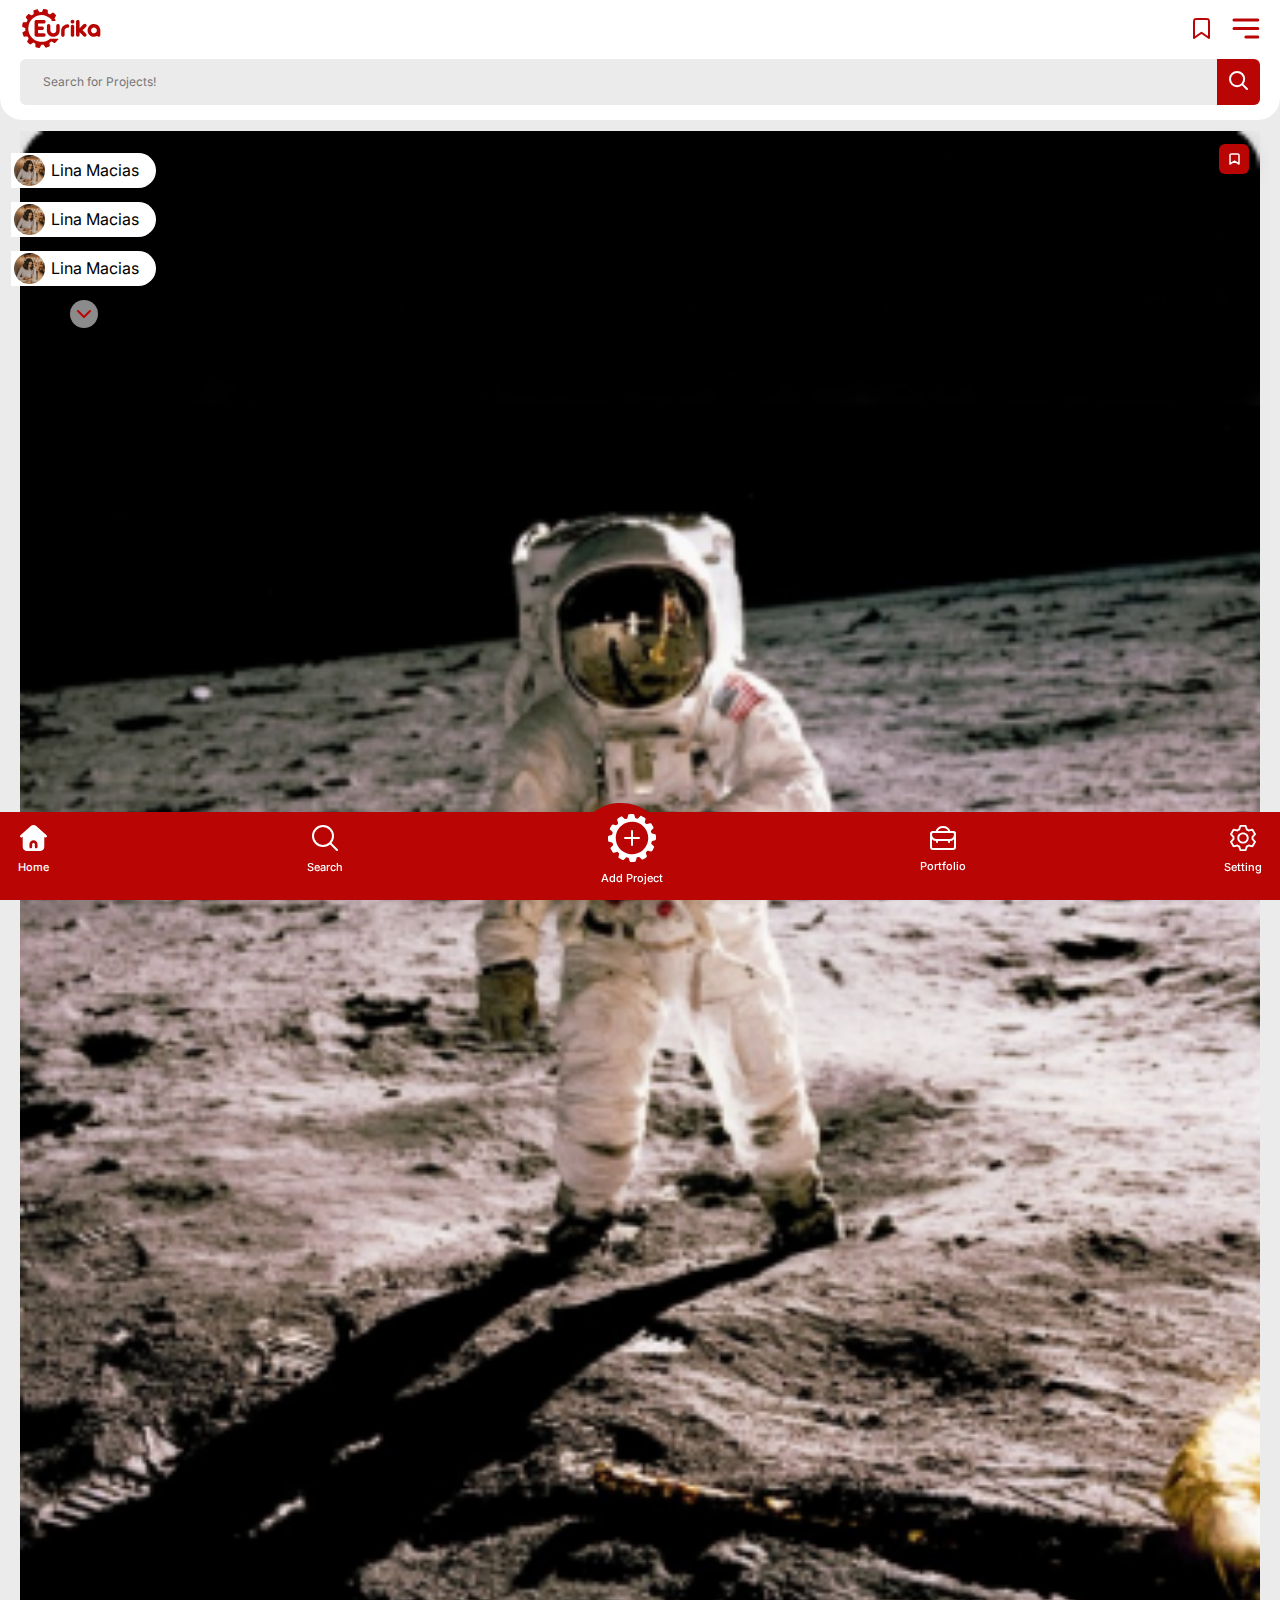
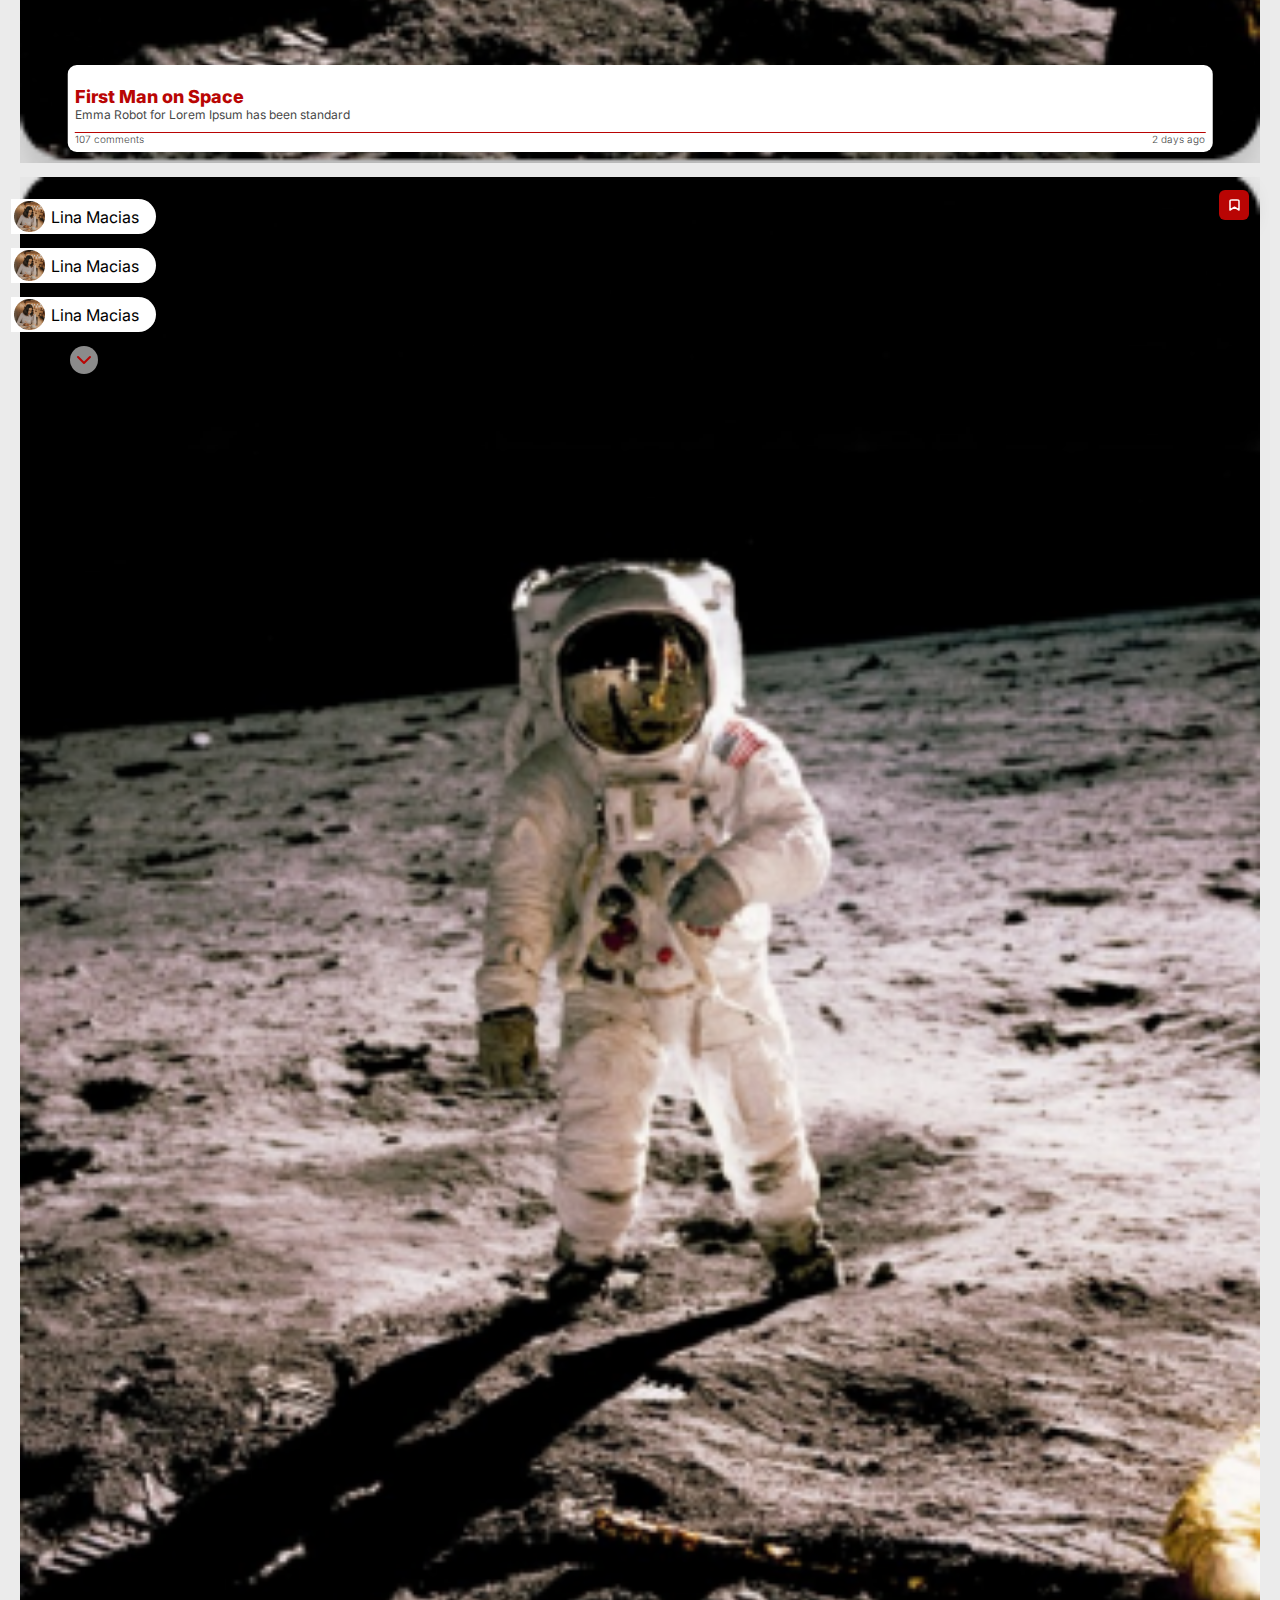
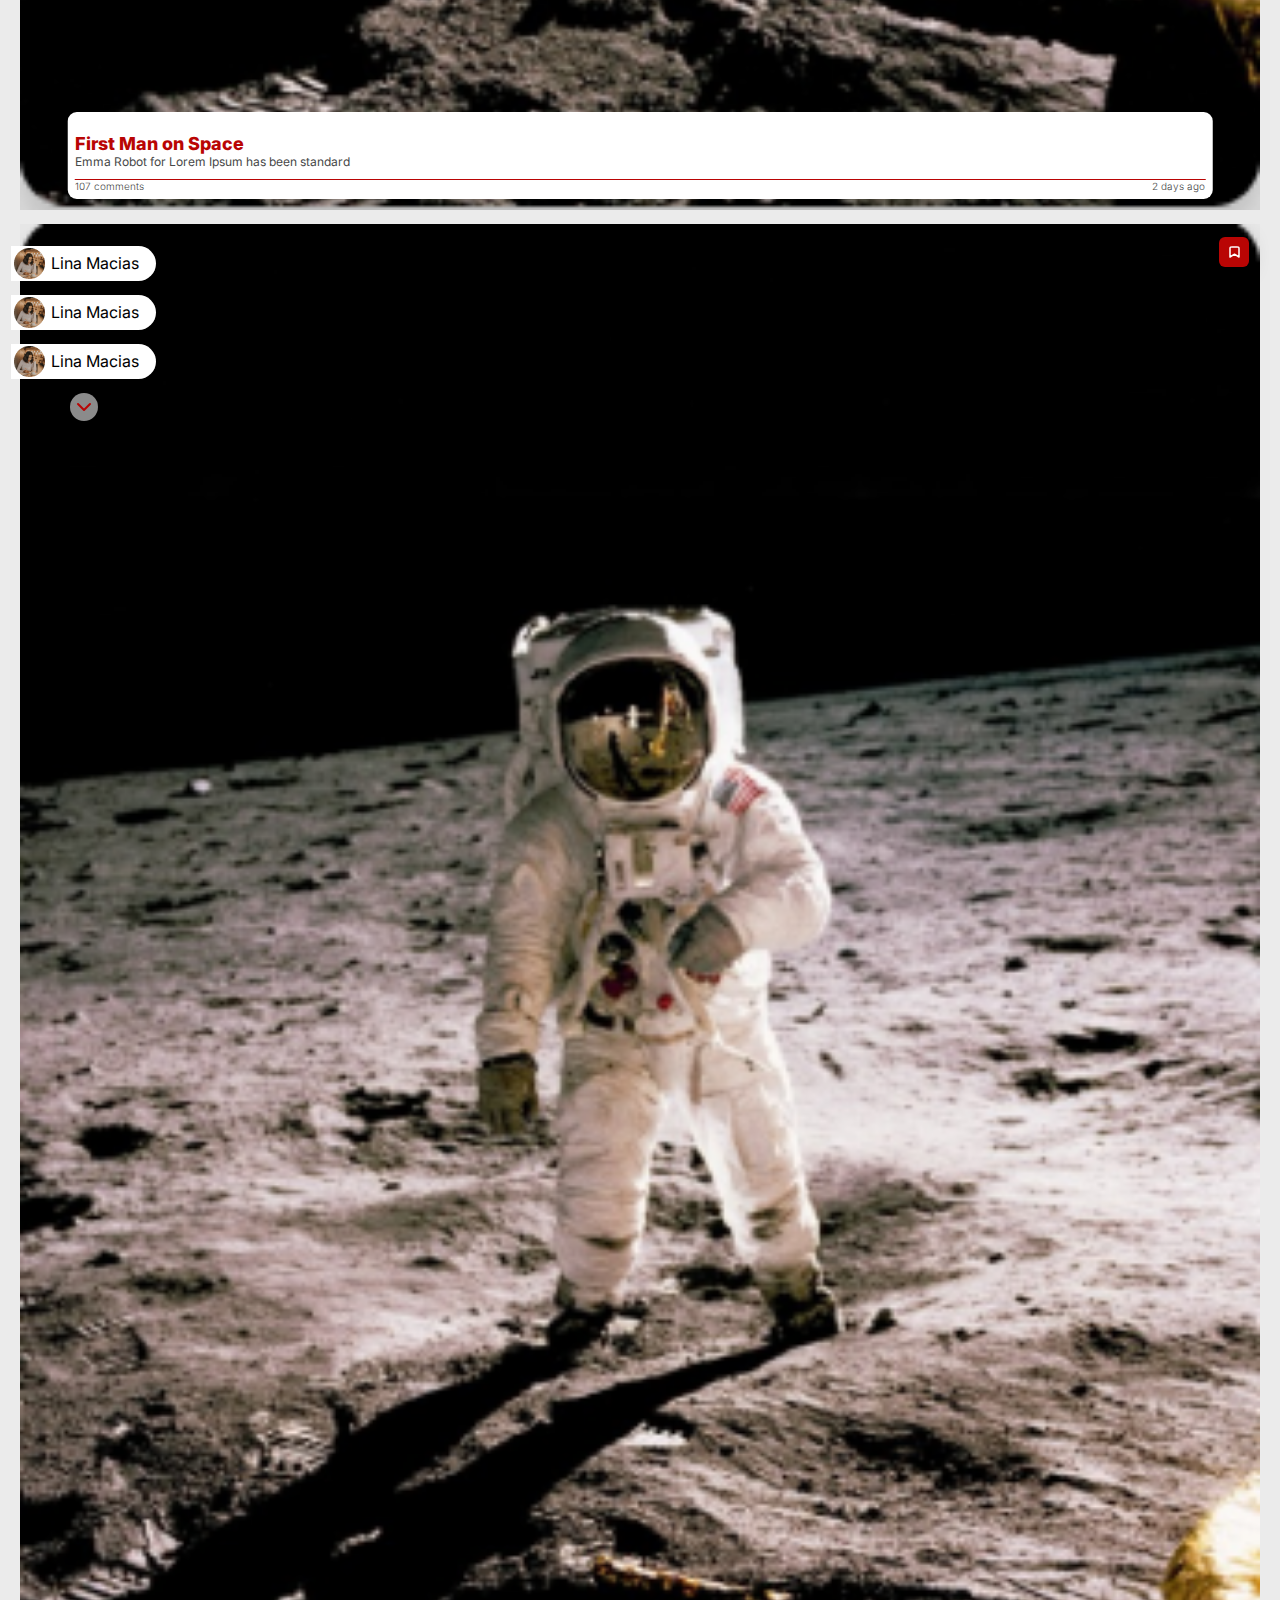
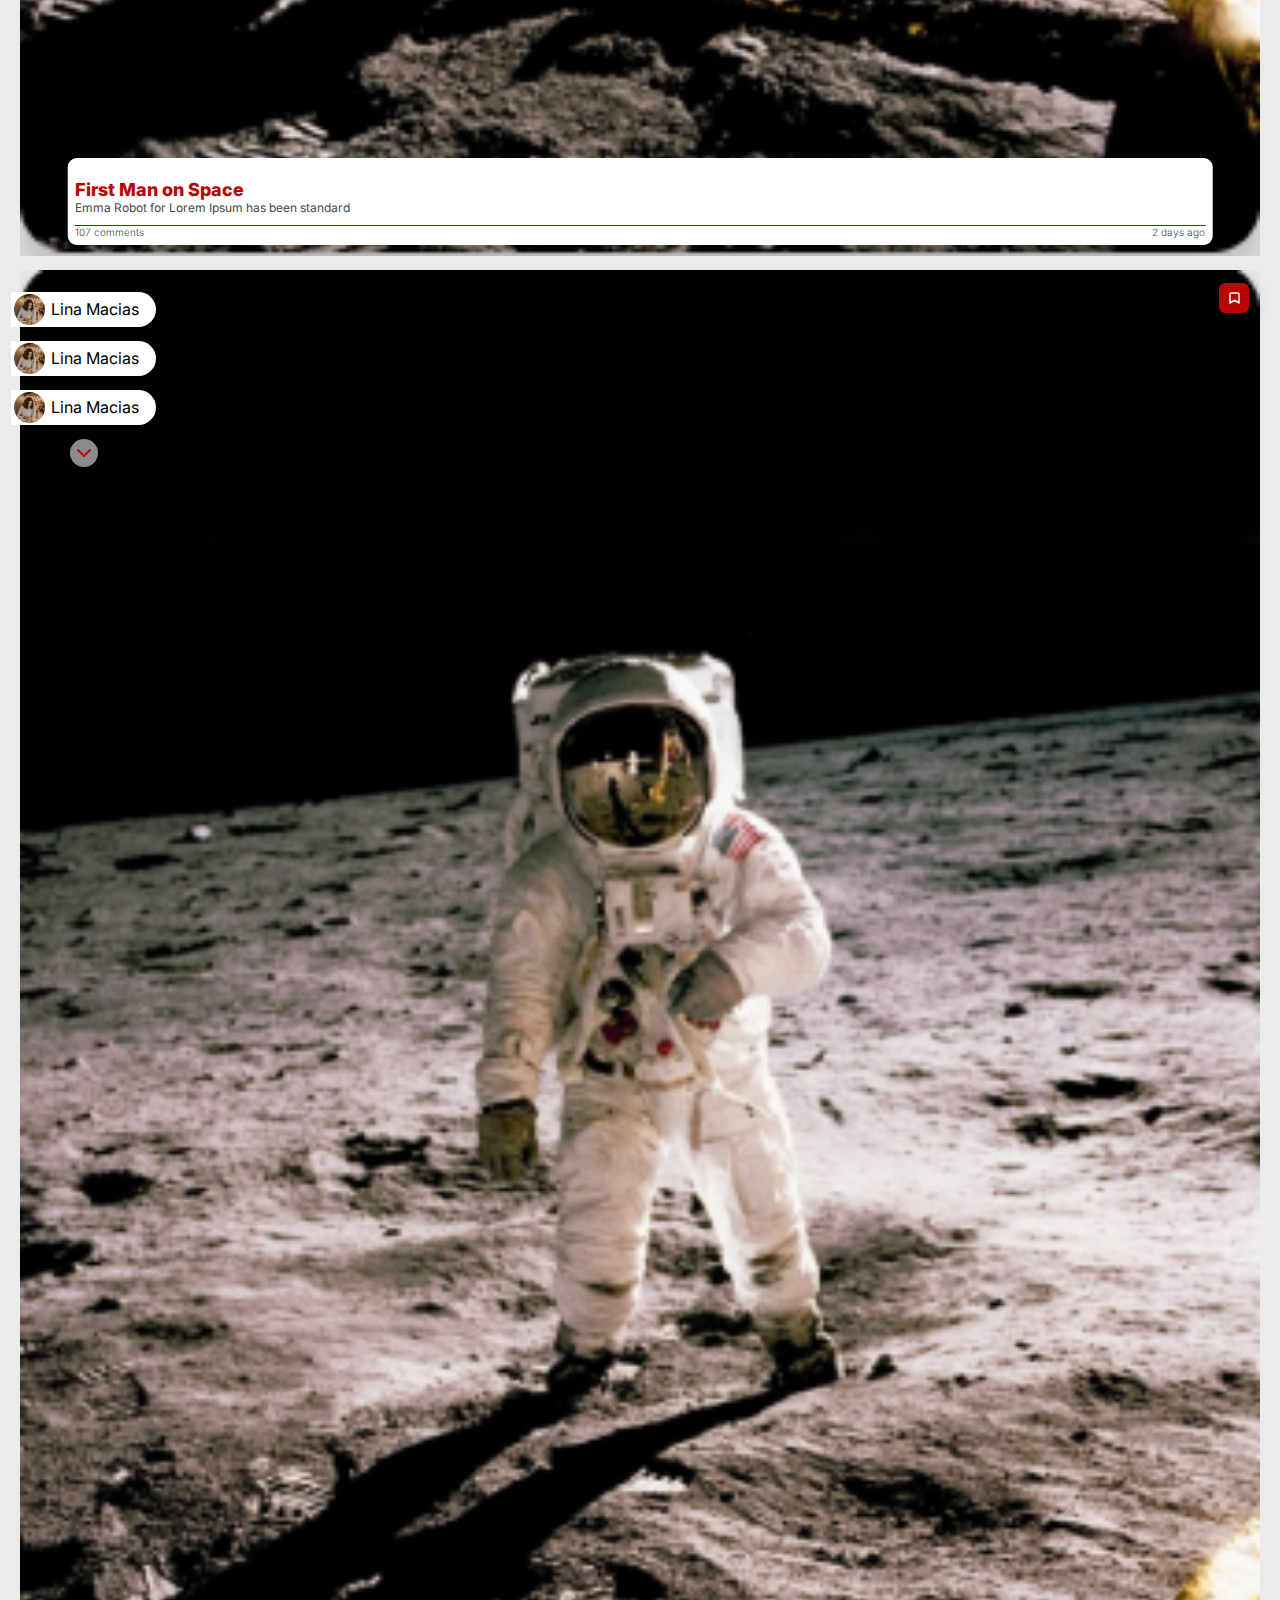
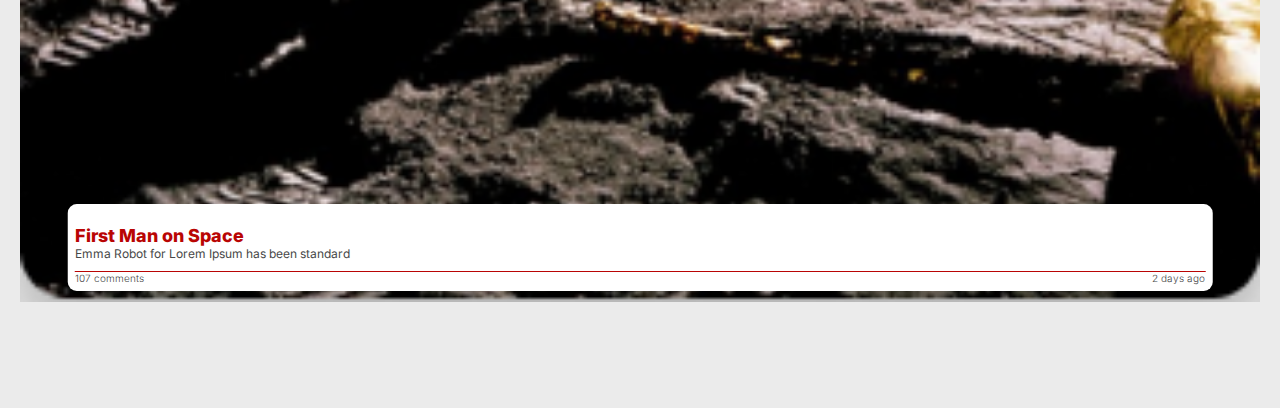
<file: index.html>
<!DOCTYPE html>
<html lang="en">

<head>
    <meta charset="UTF-8">
    <meta name="viewport" content="width=device-width, initial-scale=1.0">
    <title>Document</title>
    <link rel="stylesheet" href="style.css">
</head>

<body>
    <nav>
        <div class="nav-top-row">
            <img class="logo" src="./images/logo.svg" alt="">
            <div class="nav-top-row-right">
                <svg width="17" height="21" viewBox="0 0 17 21" fill="none" xmlns="http://www.w3.org/2000/svg">
                    <path
                        d="M1 4.37778C1 3.19544 1 2.60428 1.23356 2.15269C1.439 1.75545 1.76681 1.43249 2.17002 1.2301C2.6284 1 3.22845 1 4.42857 1H12.5714C13.7715 1 14.3716 1 14.83 1.2301C15.2332 1.43249 15.561 1.75545 15.7664 2.15269C16 2.60428 16 3.19544 16 4.37778V20L8.5 14.7222L1 20V4.37778Z"
                        stroke="#B90504" stroke-width="2" stroke-linejoin="round" />
                </svg>
                <svg width="28" height="21" viewBox="0 0 28 21" fill="none" xmlns="http://www.w3.org/2000/svg">
                    <path d="M13.9 19H25.8M2 10.5H25.8M2 2H25.8" stroke="#B90504" stroke-width="3"
                        stroke-linecap="round" stroke-linejoin="round" />
                </svg>
            </div>
        </div>
        <div class="search-bar">
            <input type="text" name="" id="" placeholder="Search for Projects!">
            <button><svg width="19" height="19" viewBox="0 0 19 19" fill="none" xmlns="http://www.w3.org/2000/svg">
                    <path
                        d="M13.0846 13.0994L18 18M15.1667 8.08333C15.1667 11.9953 11.9953 15.1667 8.08333 15.1667C4.17131 15.1667 1 11.9953 1 8.08333C1 4.17131 4.17131 1 8.08333 1C11.9953 1 15.1667 4.17131 15.1667 8.08333Z"
                        stroke="white" stroke-width="2" stroke-linecap="round" stroke-linejoin="round" />
                </svg>
            </button>
        </div>
    </nav>
    <div class="card-container">
        <div class="card">
            <img class="card-img" src="./images/card-img.png" alt="">
            <!-- <svg class="card-bookmark" width="70" height="70" viewBox="0 0 70 70" fill="none"
                xmlns="http://www.w3.org/2000/svg">
                <g filter="url(#filter0_d_0_1)">
                    <rect x="20" y="17" width="30" height="30" rx="6" fill="#B90504" />
                </g>
                <path
                    d="M31 28.7778C31 28.1555 31 27.8444 31.1401 27.6067C31.2634 27.3976 31.4601 27.2276 31.702 27.1211C31.977 27 32.3371 27 33.0571 27H37.9429C38.6629 27 39.023 27 39.298 27.1211C39.5399 27.2276 39.7366 27.3976 39.8599 27.6067C40 27.8444 40 28.1555 40 28.7778V37L35.5 34.2222L31 37V28.7778Z"
                    stroke="white" stroke-width="1.5" stroke-linejoin="round" />
                <defs>
                    <filter id="filter0_d_0_1" x="0" y="0" width="70" height="70" filterUnits="userSpaceOnUse"
                        color-interpolation-filters="sRGB">
                        <feFlood flood-opacity="0" result="BackgroundImageFix" />
                        <feColorMatrix in="SourceAlpha" type="matrix" values="0 0 0 0 0 0 0 0 0 0 0 0 0 0 0 0 0 0 127 0"
                            result="hardAlpha" />
                        <feOffset dy="3" />
                        <feGaussianBlur stdDeviation="10" />
                        <feComposite in2="hardAlpha" operator="out" />
                        <feColorMatrix type="matrix" values="0 0 0 0 0 0 0 0 0 0 0 0 0 0 0 0 0 0 0.23 0" />
                        <feBlend mode="normal" in2="BackgroundImageFix" result="effect1_dropShadow_0_1" />
                        <feBlend mode="normal" in="SourceGraphic" in2="effect1_dropShadow_0_1" result="shape" />
                    </filter>
                </defs>
            </svg> -->
            <svg class="card-bookmark" width="70" height="70" viewBox="0 0 70 70" fill="none"
                xmlns="http://www.w3.org/2000/svg">
                <g filter="url(#filter0_d_0_1)">
                    <rect x="20" y="17" width="30" height="30" rx="6" fill="#B90504" />
                </g>
                <path
                    d="M31 28.7778C31 28.1555 31 27.8444 31.1401 27.6067C31.2634 27.3976 31.4601 27.2276 31.702 27.1211C31.977 27 32.3371 27 33.0571 27H37.9429C38.6629 27 39.023 27 39.298 27.1211C39.5399 27.2276 39.7366 27.3976 39.8599 27.6067C40 27.8444 40 28.1555 40 28.7778V37L35.5 34.2222L31 37V28.7778Z"
                    stroke="white" stroke-width="1.5" stroke-linejoin="round" />
                <defs>
                    <filter id="filter0_d_0_1" x="0" y="0" width="70" height="70" filterUnits="userSpaceOnUse"
                        color-interpolation-filters="sRGB">
                        <feFlood flood-opacity="0" result="BackgroundImageFix" />
                        <feColorMatrix in="SourceAlpha" type="matrix" values="0 0 0 0 0 0 0 0 0 0 0 0 0 0 0 0 0 0 127 0"
                            result="hardAlpha" />
                        <feOffset dy="3" />
                        <feGaussianBlur stdDeviation="10" />
                        <feComposite in2="hardAlpha" operator="out" />
                        <feColorMatrix type="matrix" values="0 0 0 0 0 0 0 0 0 0 0 0 0 0 0 0 0 0 0.23 0" />
                        <feBlend mode="normal" in2="BackgroundImageFix" result="effect1_dropShadow_0_1" />
                        <feBlend mode="normal" in="SourceGraphic" in2="effect1_dropShadow_0_1" result="shape" />
                    </filter>
                </defs>
            </svg>

            <div class="card-left-person-container">
                <div class="card-left-person">
                    <img src="./images/profile-small.png" alt="">
                    <p>Lina Macias</p>
                </div>
                <div class="card-left-person">
                    <img src="./images/profile-small.png" alt="">
                    <p>Lina Macias</p>
                </div>
                <div class="card-left-person">
                    <img src="./images/profile-small.png" alt="">
                    <p>Lina Macias</p>
                </div>
                <div class="card-left-person">
                    <img src="./images/profile-small.png" alt="">
                    <p>Lina Macias</p>
                </div>
                <div class="card-left-person">
                    <img src="./images/profile-small.png" alt="">
                    <p>Lina Macias</p>
                </div>
                <div class="card-left-person">
                    <img src="./images/profile-small.png" alt="">
                    <p>Lina Macias</p>
                </div>
                <div class="card-down-icon">
                    <svg width="28" height="28" viewBox="0 0 28 28" fill="none" xmlns="http://www.w3.org/2000/svg">
                        <circle cx="14" cy="14" r="14" fill="#D9D9D9" fill-opacity="0.64" />
                        <path d="M8 11L14 17L20 11" stroke="#B90504" stroke-width="2" stroke-linecap="round"
                            stroke-linejoin="round" />
                    </svg>

                </div>
            </div>
            <div class="card-bottom-box">
                <h2>First Man on Space</h2>
                <p class="desc">Emma Robot for Lorem Ipsum has been standard</p>
                <div>
                    <p>107 comments</p>
                    <p>2 days ago</p>
                </div>
            </div>
        </div>
        <div class="card">
            <img class="card-img" src="./images/card-img.png" alt="">
            <svg class="card-bookmark" width="70" height="70" viewBox="0 0 70 70" fill="none"
                xmlns="http://www.w3.org/2000/svg">
                <g filter="url(#filter0_d_0_1)">
                    <rect x="20" y="17" width="30" height="30" rx="6" fill="#B90504" />
                </g>
                <path
                    d="M31 28.7778C31 28.1555 31 27.8444 31.1401 27.6067C31.2634 27.3976 31.4601 27.2276 31.702 27.1211C31.977 27 32.3371 27 33.0571 27H37.9429C38.6629 27 39.023 27 39.298 27.1211C39.5399 27.2276 39.7366 27.3976 39.8599 27.6067C40 27.8444 40 28.1555 40 28.7778V37L35.5 34.2222L31 37V28.7778Z"
                    stroke="white" stroke-width="1.5" stroke-linejoin="round" />
                <defs>
                    <filter id="filter0_d_0_1" x="0" y="0" width="70" height="70" filterUnits="userSpaceOnUse"
                        color-interpolation-filters="sRGB">
                        <feFlood flood-opacity="0" result="BackgroundImageFix" />
                        <feColorMatrix in="SourceAlpha" type="matrix" values="0 0 0 0 0 0 0 0 0 0 0 0 0 0 0 0 0 0 127 0"
                            result="hardAlpha" />
                        <feOffset dy="3" />
                        <feGaussianBlur stdDeviation="10" />
                        <feComposite in2="hardAlpha" operator="out" />
                        <feColorMatrix type="matrix" values="0 0 0 0 0 0 0 0 0 0 0 0 0 0 0 0 0 0 0.23 0" />
                        <feBlend mode="normal" in2="BackgroundImageFix" result="effect1_dropShadow_0_1" />
                        <feBlend mode="normal" in="SourceGraphic" in2="effect1_dropShadow_0_1" result="shape" />
                    </filter>
                </defs>
            </svg>
            <div class="card-left-person-container">
                <div class="card-left-person">
                    <img src="./images/profile-small.png" alt="">
                    <p>Lina Macias</p>
                </div>
                <div class="card-left-person">
                    <img src="./images/profile-small.png" alt="">
                    <p>Lina Macias</p>
                </div>
                <div class="card-left-person">
                    <img src="./images/profile-small.png" alt="">
                    <p>Lina Macias</p>
                </div>
                <div class="card-left-person">
                    <img src="./images/profile-small.png" alt="">
                    <p>Lina Macias</p>
                </div>
                <div class="card-left-person">
                    <img src="./images/profile-small.png" alt="">
                    <p>Lina Macias</p>
                </div>
                <div class="card-left-person">
                    <img src="./images/profile-small.png" alt="">
                    <p>Lina Macias</p>
                </div>
                <div class="card-down-icon">
                    <svg width="28" height="28" viewBox="0 0 28 28" fill="none" xmlns="http://www.w3.org/2000/svg">
                        <circle cx="14" cy="14" r="14" fill="#D9D9D9" fill-opacity="0.64" />
                        <path d="M8 11L14 17L20 11" stroke="#B90504" stroke-width="2" stroke-linecap="round"
                            stroke-linejoin="round" />
                    </svg>

                </div>
            </div>
            <div class="card-bottom-box">
                <h2>First Man on Space</h2>
                <p class="desc">Emma Robot for Lorem Ipsum has been standard</p>
                <div>
                    <p>107 comments</p>
                    <p>2 days ago</p>
                </div>
            </div>
        </div>
        <div class="card">
            <img class="card-img" src="./images/card-img.png" alt="">
            <svg class="card-bookmark" width="70" height="70" viewBox="0 0 70 70" fill="none"
                xmlns="http://www.w3.org/2000/svg">
                <g filter="url(#filter0_d_0_1)">
                    <rect x="20" y="17" width="30" height="30" rx="6" fill="#B90504" />
                </g>
                <path
                    d="M31 28.7778C31 28.1555 31 27.8444 31.1401 27.6067C31.2634 27.3976 31.4601 27.2276 31.702 27.1211C31.977 27 32.3371 27 33.0571 27H37.9429C38.6629 27 39.023 27 39.298 27.1211C39.5399 27.2276 39.7366 27.3976 39.8599 27.6067C40 27.8444 40 28.1555 40 28.7778V37L35.5 34.2222L31 37V28.7778Z"
                    stroke="white" stroke-width="1.5" stroke-linejoin="round" />
                <defs>
                    <filter id="filter0_d_0_1" x="0" y="0" width="70" height="70" filterUnits="userSpaceOnUse"
                        color-interpolation-filters="sRGB">
                        <feFlood flood-opacity="0" result="BackgroundImageFix" />
                        <feColorMatrix in="SourceAlpha" type="matrix" values="0 0 0 0 0 0 0 0 0 0 0 0 0 0 0 0 0 0 127 0"
                            result="hardAlpha" />
                        <feOffset dy="3" />
                        <feGaussianBlur stdDeviation="10" />
                        <feComposite in2="hardAlpha" operator="out" />
                        <feColorMatrix type="matrix" values="0 0 0 0 0 0 0 0 0 0 0 0 0 0 0 0 0 0 0.23 0" />
                        <feBlend mode="normal" in2="BackgroundImageFix" result="effect1_dropShadow_0_1" />
                        <feBlend mode="normal" in="SourceGraphic" in2="effect1_dropShadow_0_1" result="shape" />
                    </filter>
                </defs>
            </svg>
            <div class="card-left-person-container">
                <div class="card-left-person">
                    <img src="./images/profile-small.png" alt="">
                    <p>Lina Macias</p>
                </div>
                <div class="card-left-person">
                    <img src="./images/profile-small.png" alt="">
                    <p>Lina Macias</p>
                </div>
                <div class="card-left-person">
                    <img src="./images/profile-small.png" alt="">
                    <p>Lina Macias</p>
                </div>
                <div class="card-left-person">
                    <img src="./images/profile-small.png" alt="">
                    <p>Lina Macias</p>
                </div>
                <div class="card-left-person">
                    <img src="./images/profile-small.png" alt="">
                    <p>Lina Macias</p>
                </div>
                <div class="card-left-person">
                    <img src="./images/profile-small.png" alt="">
                    <p>Lina Macias</p>
                </div>
                <div class="card-down-icon">
                    <svg width="28" height="28" viewBox="0 0 28 28" fill="none" xmlns="http://www.w3.org/2000/svg">
                        <circle cx="14" cy="14" r="14" fill="#D9D9D9" fill-opacity="0.64" />
                        <path d="M8 11L14 17L20 11" stroke="#B90504" stroke-width="2" stroke-linecap="round"
                            stroke-linejoin="round" />
                    </svg>

                </div>
            </div>
            <div class="card-bottom-box">
                <h2>First Man on Space</h2>
                <p class="desc">Emma Robot for Lorem Ipsum has been standard</p>
                <div>
                    <p>107 comments</p>
                    <p>2 days ago</p>
                </div>
            </div>
        </div>
        <div class="card">
            <img class="card-img" src="./images/card-img.png" alt="">
            <svg class="card-bookmark" width="70" height="70" viewBox="0 0 70 70" fill="none"
                xmlns="http://www.w3.org/2000/svg">
                <g filter="url(#filter0_d_0_1)">
                    <rect x="20" y="17" width="30" height="30" rx="6" fill="#B90504" />
                </g>
                <path
                    d="M31 28.7778C31 28.1555 31 27.8444 31.1401 27.6067C31.2634 27.3976 31.4601 27.2276 31.702 27.1211C31.977 27 32.3371 27 33.0571 27H37.9429C38.6629 27 39.023 27 39.298 27.1211C39.5399 27.2276 39.7366 27.3976 39.8599 27.6067C40 27.8444 40 28.1555 40 28.7778V37L35.5 34.2222L31 37V28.7778Z"
                    stroke="white" stroke-width="1.5" stroke-linejoin="round" />
                <defs>
                    <filter id="filter0_d_0_1" x="0" y="0" width="70" height="70" filterUnits="userSpaceOnUse"
                        color-interpolation-filters="sRGB">
                        <feFlood flood-opacity="0" result="BackgroundImageFix" />
                        <feColorMatrix in="SourceAlpha" type="matrix" values="0 0 0 0 0 0 0 0 0 0 0 0 0 0 0 0 0 0 127 0"
                            result="hardAlpha" />
                        <feOffset dy="3" />
                        <feGaussianBlur stdDeviation="10" />
                        <feComposite in2="hardAlpha" operator="out" />
                        <feColorMatrix type="matrix" values="0 0 0 0 0 0 0 0 0 0 0 0 0 0 0 0 0 0 0.23 0" />
                        <feBlend mode="normal" in2="BackgroundImageFix" result="effect1_dropShadow_0_1" />
                        <feBlend mode="normal" in="SourceGraphic" in2="effect1_dropShadow_0_1" result="shape" />
                    </filter>
                </defs>
            </svg>
            <div class="card-left-person-container">
                <div class="card-left-person">
                    <img src="./images/profile-small.png" alt="">
                    <p>Lina Macias</p>
                </div>
                <div class="card-left-person">
                    <img src="./images/profile-small.png" alt="">
                    <p>Lina Macias</p>
                </div>
                <div class="card-left-person">
                    <img src="./images/profile-small.png" alt="">
                    <p>Lina Macias</p>
                </div>
                <div class="card-left-person">
                    <img src="./images/profile-small.png" alt="">
                    <p>Lina Macias</p>
                </div>
                <div class="card-left-person">
                    <img src="./images/profile-small.png" alt="">
                    <p>Lina Macias</p>
                </div>
                <div class="card-left-person">
                    <img src="./images/profile-small.png" alt="">
                    <p>Lina Macias</p>
                </div>
                <div class="card-down-icon">
                    <svg width="28" height="28" viewBox="0 0 28 28" fill="none" xmlns="http://www.w3.org/2000/svg">
                        <circle cx="14" cy="14" r="14" fill="#D9D9D9" fill-opacity="0.64" />
                        <path d="M8 11L14 17L20 11" stroke="#B90504" stroke-width="2" stroke-linecap="round"
                            stroke-linejoin="round" />
                    </svg>

                </div>
            </div>
            <div class="card-bottom-box">
                <h2>First Man on Space</h2>
                <p class="desc">Emma Robot for Lorem Ipsum has been standard</p>
                <div>
                    <p>107 comments</p>
                    <p>2 days ago</p>
                </div>
            </div>
        </div>
    </div>
    <div class="last-row">
        <svg class="last-row-curve" width="92" height="93" viewBox="0 0 92 93" fill="none"
            xmlns="http://www.w3.org/2000/svg">
            <rect x="40.8381" y="-17.772" width="91.3927" height="91.3927" rx="45.6964"
                transform="rotate(40.413 40.8381 -17.772)" fill="#B90504" />
        </svg>
        <div>
            <svg width="27" height="26" viewBox="0 0 27 26" fill="none" xmlns="http://www.w3.org/2000/svg">
                <path fill-rule="evenodd" clip-rule="evenodd"
                    d="M16.1907 1.01932C14.6561 -0.3401 12.3439 -0.3401 10.8093 1.01932L0.453131 10.194C-0.104135 10.6876 -0.154328 11.5381 0.341013 12.0935C0.836355 12.6488 1.68965 12.6988 2.2469 12.2052L2.70001 11.8038V19.3609C2.69995 20.5537 2.69989 21.5814 2.8109 22.4044C2.92988 23.2863 3.19819 24.1318 3.88623 24.8175C4.57427 25.5033 5.42254 25.7706 6.30749 25.8893C7.13323 25.9999 8.16438 25.9998 9.36114 25.9998H17.6388C18.8356 25.9998 19.8667 25.9999 20.6925 25.8893C21.5774 25.7706 22.4258 25.5033 23.1137 24.8175C23.8018 24.1318 24.0701 23.2863 24.1891 22.4044C24.3001 21.5814 24.3001 20.5537 24.3 19.3611V11.8038L24.753 12.2052C25.3103 12.6988 26.1636 12.6488 26.659 12.0935C27.1543 11.5381 27.1042 10.6876 26.5469 10.194L16.1907 1.01932ZM13.5 17.9269C12.7544 17.9269 12.15 18.5293 12.15 19.2724V21.9633C12.15 22.7064 11.5456 23.3088 10.8 23.3088C10.0544 23.3088 9.44999 22.7064 9.44999 21.9633V19.2724C9.44999 17.0431 11.2632 15.236 13.5 15.236C15.7368 15.236 17.55 17.0431 17.55 19.2724V21.9633C17.55 22.7064 16.9456 23.3088 16.2 23.3088C15.4544 23.3088 14.85 22.7064 14.85 21.9633V19.2724C14.85 18.5293 14.2456 17.9269 13.5 17.9269Z"
                    fill="white" />
            </svg>
            Home
        </div>
        <div>
            <svg width="26" height="26" viewBox="0 0 26 26" fill="none" xmlns="http://www.w3.org/2000/svg">
                <path
                    d="M18.0607 18.0812L25 24.9998M21 10.9998C21 16.5226 16.5228 20.9998 11 20.9998C5.47715 20.9998 1 16.5226 1 10.9998C1 5.4769 5.47715 0.999756 11 0.999756C16.5228 0.999756 21 5.4769 21 10.9998Z"
                    stroke="white" stroke-width="2" stroke-linecap="round" stroke-linejoin="round" />
            </svg>
            Search
        </div>
        <div>
            <svg width="48" height="48" viewBox="0 0 48 48" fill="none" xmlns="http://www.w3.org/2000/svg">
                <path d="M31 23.9998H24M24 23.9998H17M24 23.9998V16.9998M24 23.9998V30.9998" stroke="white"
                    stroke-width="2" stroke-linecap="round" />
                <path
                    d="M44.405 27.0719L47.178 26.2762C47.623 26.1488 47.9368 25.7518 47.9627 25.2903C48.0421 23.8705 47.994 22.4637 47.826 21.0846C47.7707 20.6248 47.4291 20.2501 46.9749 20.1522L44.1391 19.5448C43.744 19.4599 43.4283 19.1626 43.3231 18.7731C43.2179 18.3835 43.0886 17.9589 42.9539 17.5601C42.8228 17.1779 42.9206 16.7533 43.2013 16.4634L45.2099 14.3864C45.533 14.0523 45.6069 13.5501 45.3964 13.1365C44.7595 11.8829 44.0136 10.6884 43.1699 9.56592C42.8911 9.19483 42.4074 9.04159 41.9661 9.18375L39.2134 10.0718C38.8276 10.1955 38.4048 10.0958 38.1186 9.80962C37.8324 9.52346 37.5112 9.22068 37.1936 8.9419C36.8761 8.66312 36.7653 8.26064 36.8613 7.87108L37.561 5.06481C37.6737 4.61433 37.4872 4.14354 37.0995 3.89061C35.9308 3.12996 34.6883 2.46532 33.3775 1.91145C32.9529 1.73236 32.4599 1.84314 32.1516 2.18469L30.2112 4.33186C29.9398 4.63279 29.5226 4.75649 29.1312 4.6531C28.7398 4.54971 28.3262 4.45186 27.9145 4.36878C27.5121 4.28939 27.1871 3.9903 27.0745 3.59706L26.2788 0.824019C26.1514 0.379077 25.7545 0.0633715 25.2911 0.0375243C23.8695 -0.0418636 22.4645 0.00429212 21.0854 0.172299C20.6256 0.227686 20.2509 0.569239 20.153 1.02341L19.5438 3.86107C19.4588 4.25616 19.1616 4.57187 18.772 4.6771C18.3825 4.78234 17.9597 4.90973 17.5609 5.04635C17.1621 5.18297 16.756 5.07958 16.4643 4.79895L14.3854 2.79025C14.0512 2.46716 13.5491 2.39331 13.1355 2.60379C11.8819 3.24074 10.6874 3.98661 9.56493 4.83034C9.19384 5.10912 9.0406 5.59283 9.18276 6.03408L10.0726 8.78866C10.1963 9.17452 10.0966 9.59731 9.81047 9.88347C9.52431 10.1696 9.22337 10.489 8.94275 10.8066C8.66212 11.1241 8.26334 11.2349 7.87194 11.1371L5.06384 10.4373C4.61336 10.3247 4.14257 10.5112 3.88964 10.8989C3.12899 12.0657 2.46435 13.3101 1.91049 14.6227C1.7314 15.0474 1.84218 15.5403 2.18373 15.8486L4.33088 17.7872C4.63182 18.0586 4.75552 18.4758 4.65213 18.8672C4.54874 19.2586 4.45089 19.6722 4.36781 20.0839C4.28658 20.4864 3.98749 20.8113 3.5924 20.9258L0.823061 21.7197C0.378122 21.847 0.0624176 22.244 0.0365705 22.7074C-0.0409708 24.1271 0.00518473 25.534 0.171345 26.9113C0.226731 27.3728 0.568283 27.7476 1.02245 27.8436L3.85825 28.451C4.25334 28.5359 4.56905 28.8332 4.67428 29.2227C4.77952 29.6123 4.90691 30.0351 5.04353 30.4339C5.18015 30.8327 5.07676 31.2388 4.79613 31.5305L2.78744 33.6112C2.46435 33.9454 2.3905 34.4457 2.60097 34.8593C3.23792 36.1129 3.98379 37.3092 4.82936 38.4317C5.10814 38.8028 5.59185 38.9561 6.0331 38.8139L8.78582 37.9259C9.17168 37.8022 9.59447 37.9019 9.88063 38.188C10.1668 38.4742 10.4862 38.7751 10.8037 39.0558C11.1213 39.3364 11.2339 39.737 11.1361 40.1266L10.4363 42.9347C10.3237 43.3852 10.5102 43.856 10.8979 44.1089C12.0629 44.8677 13.3054 45.5305 14.6125 46.0862C15.039 46.2671 15.5356 46.1601 15.8458 45.8148L17.7843 43.6677C18.0557 43.3667 18.473 43.243 18.8662 43.3464C19.2594 43.4498 19.673 43.5495 20.0847 43.6307C20.4872 43.7138 20.8121 44.0129 20.9247 44.408L21.7186 47.1755C21.846 47.6204 22.2429 47.9361 22.7063 47.962C24.1279 48.0414 25.5329 47.9952 26.912 47.8272C27.3717 47.7718 27.7465 47.4303 27.8444 46.9761L28.4536 44.1384C28.5386 43.7433 28.8358 43.4276 29.2254 43.3224C29.6149 43.2172 30.0395 43.0898 30.4383 42.9532C30.8371 42.8165 31.2433 42.9199 31.5331 43.2006L33.6138 45.2074C33.948 45.5287 34.4502 45.6043 34.8637 45.3939C36.1173 44.7569 37.3118 44.0129 38.4343 43.1673C38.8054 42.8885 38.9586 42.4048 38.8165 41.9636L37.9284 39.209C37.8047 38.8231 37.9044 38.4004 38.1888 38.1142C38.4731 37.828 38.7759 37.5068 39.0565 37.1892C39.3371 36.8717 39.7359 36.7609 40.1273 36.8588L42.9336 37.5603C43.384 37.6729 43.8548 37.4865 44.1078 37.0988C44.8684 35.9301 45.533 34.6857 46.0869 33.3749C46.266 32.9503 46.1552 32.4573 45.8137 32.149L43.6684 30.2086C43.3674 29.9372 43.2437 29.52 43.349 29.1286C43.4542 28.7372 43.552 28.3236 43.6333 27.9101C43.7127 27.5076 44.0099 27.1845 44.405 27.07V27.0719ZM39.9279 27.1697C38.1721 35.9689 29.6204 41.6811 20.8232 39.9253C12.0259 38.1733 6.31557 29.6178 8.06948 20.8224C9.8234 12.0251 18.3769 6.31471 27.1742 8.06863C35.9715 9.82255 41.6818 18.3761 39.9279 27.1697Z"
                    fill="white" />
            </svg>
            Add Project
        </div>
        <div>
            <svg width="26" height="24" viewBox="0 0 26 24" fill="none" xmlns="http://www.w3.org/2000/svg">
                <path d="M23 23H3C1.9 23 1 22.1 1 21V8C1 6.9 1.9 6 3 6H23C24.1 6 25 6.9 25 8V21C25 22.1 24.1 23 23 23Z"
                    stroke="white" stroke-width="2" stroke-miterlimit="10" stroke-linecap="round"
                    stroke-linejoin="round" />
                <path
                    d="M19.6 14H6.4C3.4 14 1 11.6 1 8.6V8C1 6.9 1.9 6 3 6H23C24.1 6 25 6.9 25 8V8.6C25 11.6 22.6 14 19.6 14Z"
                    stroke="white" stroke-width="2" stroke-miterlimit="10" stroke-linecap="round"
                    stroke-linejoin="round" />
                <path d="M7 16V14" stroke="white" stroke-width="2" stroke-miterlimit="10" stroke-linecap="round"
                    stroke-linejoin="round" />
                <path d="M19 16V14" stroke="white" stroke-width="2" stroke-miterlimit="10" stroke-linecap="round"
                    stroke-linejoin="round" />
                <path d="M6.29999 6C7.19999 3.1 9.79999 1 13 1C16.2 1 18.8 3.1 19.7 6" stroke="white" stroke-width="2"
                    stroke-miterlimit="10" stroke-linecap="round" stroke-linejoin="round" />
            </svg>
            Portfolio
        </div>
        <div>
            <svg width="26" height="26" viewBox="0 0 26 26" fill="none" xmlns="http://www.w3.org/2000/svg">
                <path
                    d="M15.6412 0C15.8429 6.19509e-06 16.0394 0.0624071 16.2025 0.178216C16.3655 0.294025 16.4866 0.457266 16.5483 0.644429L17.5964 3.81829C18.0366 4.02814 18.4577 4.264 18.8598 4.52957L22.2061 3.82757C22.4034 3.78652 22.609 3.80756 22.7932 3.88766C22.9775 3.96776 23.1309 4.10278 23.2313 4.27329L25.8725 8.72857C25.9734 8.89898 26.0161 9.09619 25.9945 9.29179C25.973 9.48738 25.8882 9.67124 25.7525 9.81686L23.4562 12.2869C23.4896 12.7605 23.4896 13.2358 23.4562 13.7094L25.7525 16.1831C25.8882 16.3288 25.973 16.5126 25.9945 16.7082C26.0161 16.9038 25.9734 17.101 25.8725 17.2714L23.2313 21.7286C23.1306 21.8987 22.9771 22.0334 22.7929 22.1131C22.6086 22.1929 22.4032 22.2136 22.2061 22.1724L18.8598 21.4704C18.4596 21.7341 18.0366 21.9719 17.5983 22.1817L16.5483 25.3556C16.4866 25.5427 16.3655 25.706 16.2025 25.8218C16.0394 25.9376 15.8429 26 15.6412 26H10.3588C10.1571 26 9.96055 25.9376 9.79754 25.8218C9.63453 25.706 9.51344 25.5427 9.45171 25.3556L8.40552 22.1836C7.9665 21.9744 7.54305 21.7354 7.13828 21.4686L3.79389 22.1724C3.59659 22.2135 3.39102 22.1924 3.20677 22.1123C3.02253 22.0322 2.86913 21.8972 2.76866 21.7267L0.127459 17.2714C0.0266029 17.101 -0.0161168 16.9038 0.0054601 16.7082C0.027037 16.5126 0.111795 16.3288 0.247514 16.1831L2.5438 13.7094C2.51054 13.237 2.51054 12.763 2.5438 12.2906L0.247514 9.81686C0.111795 9.67124 0.027037 9.48738 0.0054601 9.29179C-0.0161168 9.09619 0.0266029 8.89898 0.127459 8.72857L2.76866 4.27143C2.8694 4.10127 3.02292 3.96662 3.20715 3.88687C3.39137 3.80711 3.5968 3.78635 3.79389 3.82757L7.13828 4.53143C7.54227 4.26586 7.96532 4.02629 8.40552 3.81643L9.45362 0.644429C9.51515 0.457869 9.63566 0.29506 9.7979 0.179307C9.96015 0.0635541 10.1558 0.000790525 10.3569 0H15.6393H15.6412ZM14.9437 1.85714H11.0563L9.97386 5.13871L9.244 5.486C8.8852 5.65711 8.53884 5.85195 8.20734 6.06914L7.53274 6.51486L4.07212 5.78686L2.12837 9.07028L4.50088 11.6294L4.44371 12.4169C4.41633 12.8052 4.41633 13.1948 4.44371 13.5831L4.50088 14.3706L2.12456 16.9297L4.07021 20.2131L7.53084 19.487L8.20543 19.9309C8.53693 20.1481 8.8833 20.3429 9.24209 20.514L9.97195 20.8613L11.0563 24.1429H14.9476L16.0338 20.8594L16.7617 20.514C17.1201 20.3433 17.4659 20.1484 17.7965 19.9309L18.4692 19.487L21.9317 20.2131L23.8754 16.9297L21.501 14.3706L21.5582 13.5831C21.5857 13.1942 21.5857 12.8039 21.5582 12.415L21.501 11.6276L23.8773 9.07028L21.9317 5.78686L18.4692 6.51114L17.7965 6.06914C17.4659 5.85151 17.1202 5.65666 16.7617 5.486L16.0338 5.14057L14.9456 1.85714H14.9437ZM13 7.42857C14.5162 7.42857 15.9703 8.01556 17.0425 9.06041C18.1146 10.1053 18.7169 11.5224 18.7169 13C18.7169 14.4776 18.1146 15.8947 17.0425 16.9396C15.9703 17.9844 14.5162 18.5714 13 18.5714C11.4838 18.5714 10.0297 17.9844 8.95755 16.9396C7.88542 15.8947 7.28311 14.4776 7.28311 13C7.28311 11.5224 7.88542 10.1053 8.95755 9.06041C10.0297 8.01556 11.4838 7.42857 13 7.42857ZM13 9.28571C11.9892 9.28571 11.0198 9.67704 10.305 10.3736C9.59028 11.0702 9.18874 12.0149 9.18874 13C9.18874 13.9851 9.59028 14.9298 10.305 15.6264C11.0198 16.323 11.9892 16.7143 13 16.7143C14.0108 16.7143 14.9802 16.323 15.695 15.6264C16.4097 14.9298 16.8113 13.9851 16.8113 13C16.8113 12.0149 16.4097 11.0702 15.695 10.3736C14.9802 9.67704 14.0108 9.28571 13 9.28571Z"
                    fill="white" />
            </svg>
            Setting
        </div>
    </div>

    <script src="script.js"></script>
</body>

</html>
</file>
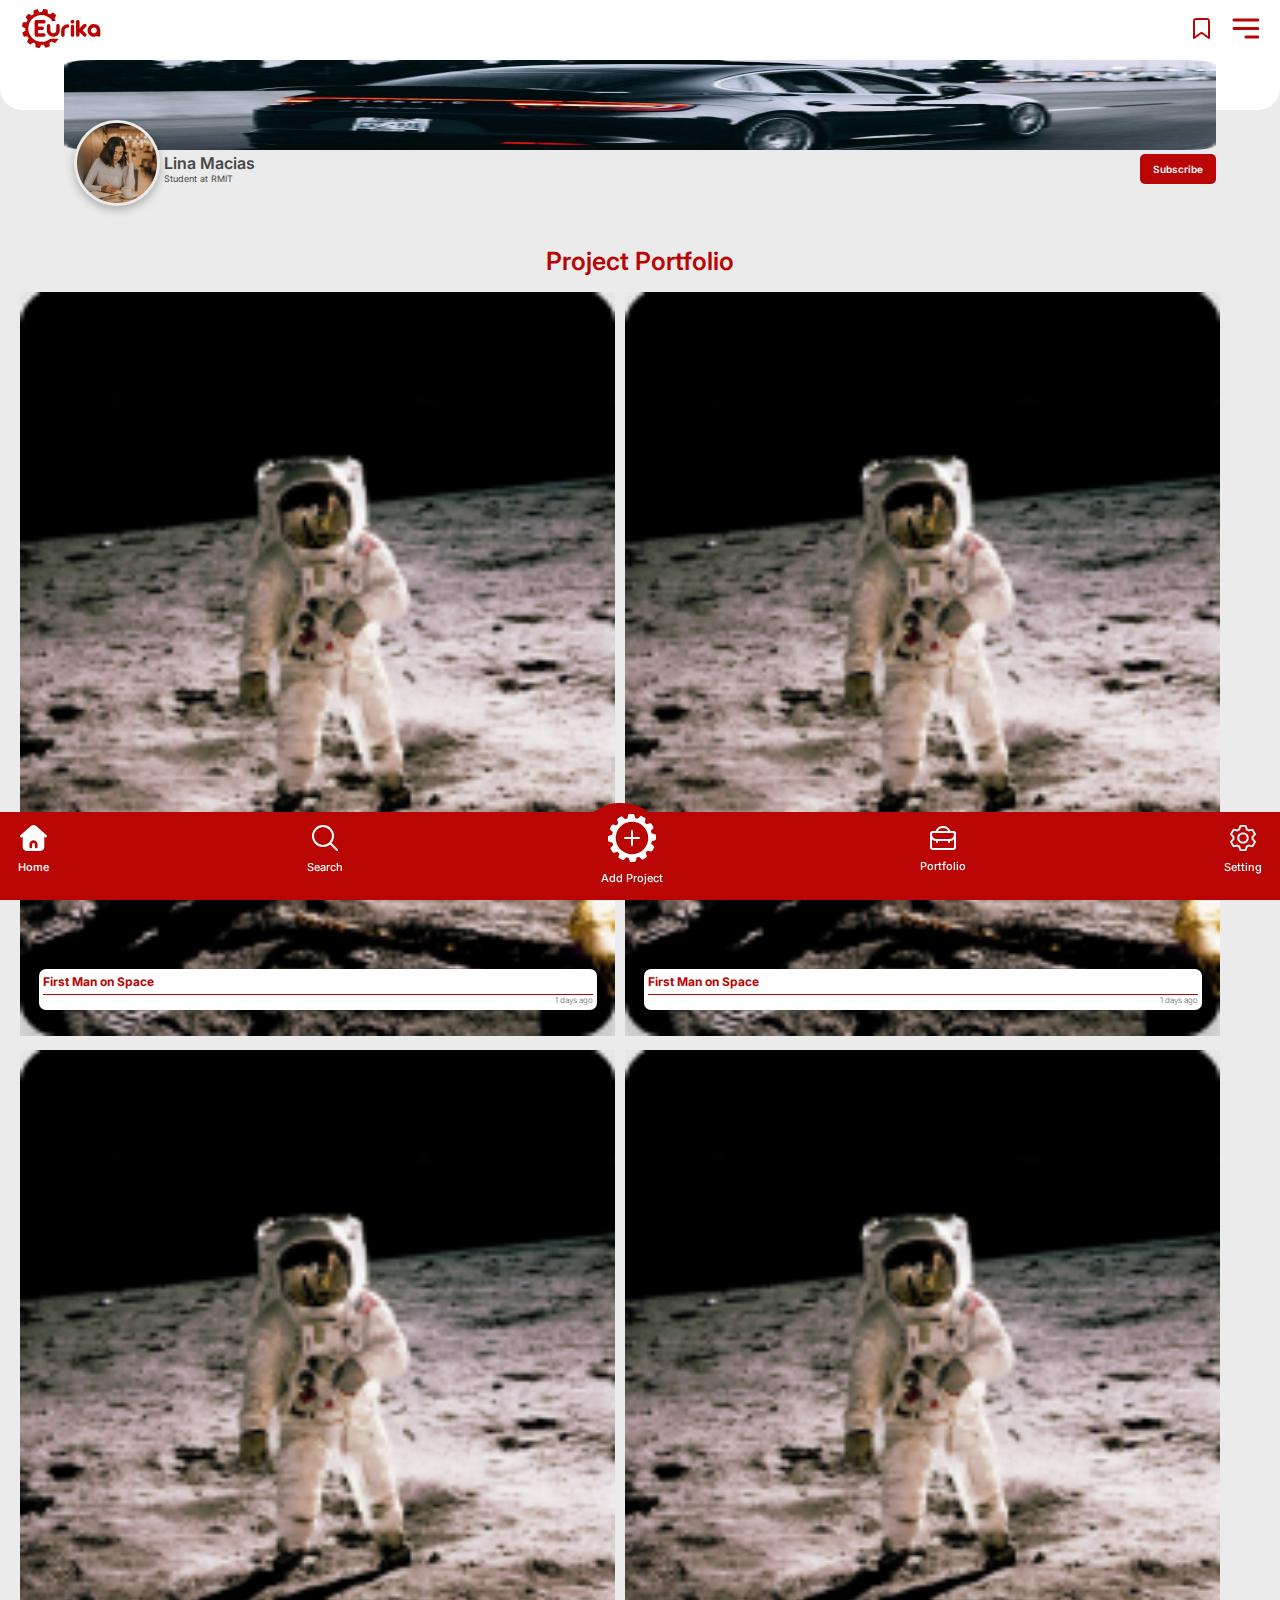
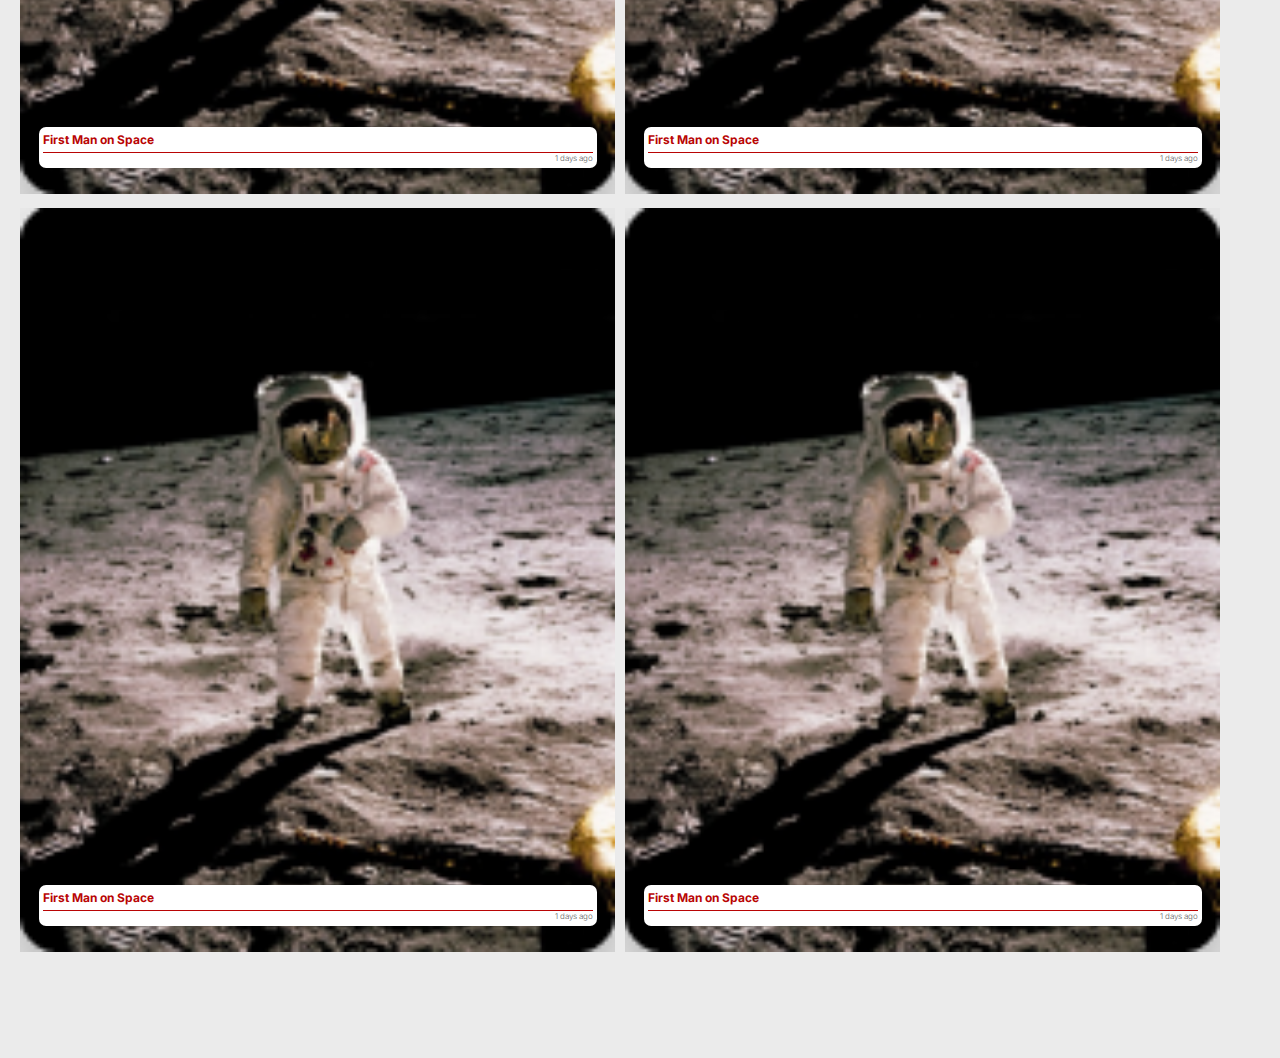
<file: profile.html>
<!DOCTYPE html>
<html lang="en">

<head>
    <meta charset="UTF-8">
    <meta name="viewport" content="width=device-width, initial-scale=1.0">
    <title>Document</title>
    <link rel="stylesheet" href="style.css">
</head>

<body>
    <nav>
        <div class="nav-top-row">
            <!-- <svg width="83" height="44" viewBox="0 0 83 44" fill="none" xmlns="http://www.w3.org/2000/svg"
                xmlns:xlink="http://www.w3.org/1999/xlink">
                <rect width="83" height="44" fill="url(#pattern0)" />
                <defs>
                    <pattern id="pattern0" patternContentUnits="objectBoundingBox" width="1" height="1">
                        <use xlink:href="#image0_25_86"
                            transform="matrix(0.000851895 0 0 0.00160156 -0.159574 -0.000488281)" />
                    </pattern>
                    <image id="image0_25_86" width="1536" height="625"
                        xlink:href="[data-uri]" />
                </defs>
            </svg> -->
            <img class="logo" src="./images/logo.svg" alt="">
            <div class="nav-top-row-right">
                <svg width="17" height="21" viewBox="0 0 17 21" fill="none" xmlns="http://www.w3.org/2000/svg">
                    <path
                        d="M1 4.37778C1 3.19544 1 2.60428 1.23356 2.15269C1.439 1.75545 1.76681 1.43249 2.17002 1.2301C2.6284 1 3.22845 1 4.42857 1H12.5714C13.7715 1 14.3716 1 14.83 1.2301C15.2332 1.43249 15.561 1.75545 15.7664 2.15269C16 2.60428 16 3.19544 16 4.37778V20L8.5 14.7222L1 20V4.37778Z"
                        stroke="#B90504" stroke-width="2" stroke-linejoin="round" />
                </svg>
                <svg width="28" height="21" viewBox="0 0 28 21" fill="none" xmlns="http://www.w3.org/2000/svg">
                    <path d="M13.9 19H25.8M2 10.5H25.8M2 2H25.8" stroke="#B90504" stroke-width="3"
                        stroke-linecap="round" stroke-linejoin="round" />
                </svg>
            </div>
        </div>
        <div class="profile-bar">
            <img class="profile-cover" src="./images/profile-bg.png" alt="">
            <div class="profile-dp-circle">
                <img class="profile-dp" src="./images/profile-big.png" alt="">
            </div>
            <div class="profile-info">
                <div>
                    <p class="user-name">Lina Macias</p>
                    <p class="user-status">Student at RMIT</p>
                </div>
                <button>Subscribe</button>
            </div>
        </div>
    </nav>
    <div class="profile-project-container">
        <p class="profile-project-heading">Project Portfolio</p>
        <div class="profile-project-card-container">
            <div class="profile-project-card">
                <img src="./images/card-small.png" alt="">
                <div class="profile-project-card-overlay">
                    <h3>First Man on Space</h3>
                    <p>
                        1 days ago
                    </p>
                </div>
            </div>
            <div class="profile-project-card">
                <img src="./images/card-small.png" alt="">
                <div class="profile-project-card-overlay">
                    <h3>First Man on Space</h3>
                    <p>
                        1 days ago
                    </p>
                </div>
            </div>
            <div class="profile-project-card">
                <img src="./images/card-small.png" alt="">
                <div class="profile-project-card-overlay">
                    <h3>First Man on Space</h3>
                    <p>
                        1 days ago
                    </p>
                </div>
            </div>
            <div class="profile-project-card">
                <img src="./images/card-small.png" alt="">
                <div class="profile-project-card-overlay">
                    <h3>First Man on Space</h3>
                    <p>
                        1 days ago
                    </p>
                </div>
            </div>
            <div class="profile-project-card">
                <img src="./images/card-small.png" alt="">
                <div class="profile-project-card-overlay">
                    <h3>First Man on Space</h3>
                    <p>
                        1 days ago
                    </p>
                </div>
            </div>
            <div class="profile-project-card">
                <img src="./images/card-small.png" alt="">
                <div class="profile-project-card-overlay">
                    <h3>First Man on Space</h3>
                    <p>
                        1 days ago
                    </p>
                </div>
            </div>
        </div>
    </div>
    <div class="last-row">
        <svg class="last-row-curve" width="92" height="93" viewBox="0 0 92 93" fill="none"
            xmlns="http://www.w3.org/2000/svg">
            <rect x="40.8381" y="-17.772" width="91.3927" height="91.3927" rx="45.6964"
                transform="rotate(40.413 40.8381 -17.772)" fill="#B90504" />
        </svg>
        <div>
            <svg width="27" height="26" viewBox="0 0 27 26" fill="none" xmlns="http://www.w3.org/2000/svg">
                <path fill-rule="evenodd" clip-rule="evenodd"
                    d="M16.1907 1.01932C14.6561 -0.3401 12.3439 -0.3401 10.8093 1.01932L0.453131 10.194C-0.104135 10.6876 -0.154328 11.5381 0.341013 12.0935C0.836355 12.6488 1.68965 12.6988 2.2469 12.2052L2.70001 11.8038V19.3609C2.69995 20.5537 2.69989 21.5814 2.8109 22.4044C2.92988 23.2863 3.19819 24.1318 3.88623 24.8175C4.57427 25.5033 5.42254 25.7706 6.30749 25.8893C7.13323 25.9999 8.16438 25.9998 9.36114 25.9998H17.6388C18.8356 25.9998 19.8667 25.9999 20.6925 25.8893C21.5774 25.7706 22.4258 25.5033 23.1137 24.8175C23.8018 24.1318 24.0701 23.2863 24.1891 22.4044C24.3001 21.5814 24.3001 20.5537 24.3 19.3611V11.8038L24.753 12.2052C25.3103 12.6988 26.1636 12.6488 26.659 12.0935C27.1543 11.5381 27.1042 10.6876 26.5469 10.194L16.1907 1.01932ZM13.5 17.9269C12.7544 17.9269 12.15 18.5293 12.15 19.2724V21.9633C12.15 22.7064 11.5456 23.3088 10.8 23.3088C10.0544 23.3088 9.44999 22.7064 9.44999 21.9633V19.2724C9.44999 17.0431 11.2632 15.236 13.5 15.236C15.7368 15.236 17.55 17.0431 17.55 19.2724V21.9633C17.55 22.7064 16.9456 23.3088 16.2 23.3088C15.4544 23.3088 14.85 22.7064 14.85 21.9633V19.2724C14.85 18.5293 14.2456 17.9269 13.5 17.9269Z"
                    fill="white" />
            </svg>
            Home
        </div>
        <div>
            <svg width="26" height="26" viewBox="0 0 26 26" fill="none" xmlns="http://www.w3.org/2000/svg">
                <path
                    d="M18.0607 18.0812L25 24.9998M21 10.9998C21 16.5226 16.5228 20.9998 11 20.9998C5.47715 20.9998 1 16.5226 1 10.9998C1 5.4769 5.47715 0.999756 11 0.999756C16.5228 0.999756 21 5.4769 21 10.9998Z"
                    stroke="white" stroke-width="2" stroke-linecap="round" stroke-linejoin="round" />
            </svg>
            Search
        </div>
        <div>
            <svg width="48" height="48" viewBox="0 0 48 48" fill="none" xmlns="http://www.w3.org/2000/svg">
                <path d="M31 23.9998H24M24 23.9998H17M24 23.9998V16.9998M24 23.9998V30.9998" stroke="white"
                    stroke-width="2" stroke-linecap="round" />
                <path
                    d="M44.405 27.0719L47.178 26.2762C47.623 26.1488 47.9368 25.7518 47.9627 25.2903C48.0421 23.8705 47.994 22.4637 47.826 21.0846C47.7707 20.6248 47.4291 20.2501 46.9749 20.1522L44.1391 19.5448C43.744 19.4599 43.4283 19.1626 43.3231 18.7731C43.2179 18.3835 43.0886 17.9589 42.9539 17.5601C42.8228 17.1779 42.9206 16.7533 43.2013 16.4634L45.2099 14.3864C45.533 14.0523 45.6069 13.5501 45.3964 13.1365C44.7595 11.8829 44.0136 10.6884 43.1699 9.56592C42.8911 9.19483 42.4074 9.04159 41.9661 9.18375L39.2134 10.0718C38.8276 10.1955 38.4048 10.0958 38.1186 9.80962C37.8324 9.52346 37.5112 9.22068 37.1936 8.9419C36.8761 8.66312 36.7653 8.26064 36.8613 7.87108L37.561 5.06481C37.6737 4.61433 37.4872 4.14354 37.0995 3.89061C35.9308 3.12996 34.6883 2.46532 33.3775 1.91145C32.9529 1.73236 32.4599 1.84314 32.1516 2.18469L30.2112 4.33186C29.9398 4.63279 29.5226 4.75649 29.1312 4.6531C28.7398 4.54971 28.3262 4.45186 27.9145 4.36878C27.5121 4.28939 27.1871 3.9903 27.0745 3.59706L26.2788 0.824019C26.1514 0.379077 25.7545 0.0633715 25.2911 0.0375243C23.8695 -0.0418636 22.4645 0.00429212 21.0854 0.172299C20.6256 0.227686 20.2509 0.569239 20.153 1.02341L19.5438 3.86107C19.4588 4.25616 19.1616 4.57187 18.772 4.6771C18.3825 4.78234 17.9597 4.90973 17.5609 5.04635C17.1621 5.18297 16.756 5.07958 16.4643 4.79895L14.3854 2.79025C14.0512 2.46716 13.5491 2.39331 13.1355 2.60379C11.8819 3.24074 10.6874 3.98661 9.56493 4.83034C9.19384 5.10912 9.0406 5.59283 9.18276 6.03408L10.0726 8.78866C10.1963 9.17452 10.0966 9.59731 9.81047 9.88347C9.52431 10.1696 9.22337 10.489 8.94275 10.8066C8.66212 11.1241 8.26334 11.2349 7.87194 11.1371L5.06384 10.4373C4.61336 10.3247 4.14257 10.5112 3.88964 10.8989C3.12899 12.0657 2.46435 13.3101 1.91049 14.6227C1.7314 15.0474 1.84218 15.5403 2.18373 15.8486L4.33088 17.7872C4.63182 18.0586 4.75552 18.4758 4.65213 18.8672C4.54874 19.2586 4.45089 19.6722 4.36781 20.0839C4.28658 20.4864 3.98749 20.8113 3.5924 20.9258L0.823061 21.7197C0.378122 21.847 0.0624176 22.244 0.0365705 22.7074C-0.0409708 24.1271 0.00518473 25.534 0.171345 26.9113C0.226731 27.3728 0.568283 27.7476 1.02245 27.8436L3.85825 28.451C4.25334 28.5359 4.56905 28.8332 4.67428 29.2227C4.77952 29.6123 4.90691 30.0351 5.04353 30.4339C5.18015 30.8327 5.07676 31.2388 4.79613 31.5305L2.78744 33.6112C2.46435 33.9454 2.3905 34.4457 2.60097 34.8593C3.23792 36.1129 3.98379 37.3092 4.82936 38.4317C5.10814 38.8028 5.59185 38.9561 6.0331 38.8139L8.78582 37.9259C9.17168 37.8022 9.59447 37.9019 9.88063 38.188C10.1668 38.4742 10.4862 38.7751 10.8037 39.0558C11.1213 39.3364 11.2339 39.737 11.1361 40.1266L10.4363 42.9347C10.3237 43.3852 10.5102 43.856 10.8979 44.1089C12.0629 44.8677 13.3054 45.5305 14.6125 46.0862C15.039 46.2671 15.5356 46.1601 15.8458 45.8148L17.7843 43.6677C18.0557 43.3667 18.473 43.243 18.8662 43.3464C19.2594 43.4498 19.673 43.5495 20.0847 43.6307C20.4872 43.7138 20.8121 44.0129 20.9247 44.408L21.7186 47.1755C21.846 47.6204 22.2429 47.9361 22.7063 47.962C24.1279 48.0414 25.5329 47.9952 26.912 47.8272C27.3717 47.7718 27.7465 47.4303 27.8444 46.9761L28.4536 44.1384C28.5386 43.7433 28.8358 43.4276 29.2254 43.3224C29.6149 43.2172 30.0395 43.0898 30.4383 42.9532C30.8371 42.8165 31.2433 42.9199 31.5331 43.2006L33.6138 45.2074C33.948 45.5287 34.4502 45.6043 34.8637 45.3939C36.1173 44.7569 37.3118 44.0129 38.4343 43.1673C38.8054 42.8885 38.9586 42.4048 38.8165 41.9636L37.9284 39.209C37.8047 38.8231 37.9044 38.4004 38.1888 38.1142C38.4731 37.828 38.7759 37.5068 39.0565 37.1892C39.3371 36.8717 39.7359 36.7609 40.1273 36.8588L42.9336 37.5603C43.384 37.6729 43.8548 37.4865 44.1078 37.0988C44.8684 35.9301 45.533 34.6857 46.0869 33.3749C46.266 32.9503 46.1552 32.4573 45.8137 32.149L43.6684 30.2086C43.3674 29.9372 43.2437 29.52 43.349 29.1286C43.4542 28.7372 43.552 28.3236 43.6333 27.9101C43.7127 27.5076 44.0099 27.1845 44.405 27.07V27.0719ZM39.9279 27.1697C38.1721 35.9689 29.6204 41.6811 20.8232 39.9253C12.0259 38.1733 6.31557 29.6178 8.06948 20.8224C9.8234 12.0251 18.3769 6.31471 27.1742 8.06863C35.9715 9.82255 41.6818 18.3761 39.9279 27.1697Z"
                    fill="white" />
            </svg>
            Add Project
        </div>
        <div>
            <svg width="26" height="24" viewBox="0 0 26 24" fill="none" xmlns="http://www.w3.org/2000/svg">
                <path d="M23 23H3C1.9 23 1 22.1 1 21V8C1 6.9 1.9 6 3 6H23C24.1 6 25 6.9 25 8V21C25 22.1 24.1 23 23 23Z"
                    stroke="white" stroke-width="2" stroke-miterlimit="10" stroke-linecap="round"
                    stroke-linejoin="round" />
                <path
                    d="M19.6 14H6.4C3.4 14 1 11.6 1 8.6V8C1 6.9 1.9 6 3 6H23C24.1 6 25 6.9 25 8V8.6C25 11.6 22.6 14 19.6 14Z"
                    stroke="white" stroke-width="2" stroke-miterlimit="10" stroke-linecap="round"
                    stroke-linejoin="round" />
                <path d="M7 16V14" stroke="white" stroke-width="2" stroke-miterlimit="10" stroke-linecap="round"
                    stroke-linejoin="round" />
                <path d="M19 16V14" stroke="white" stroke-width="2" stroke-miterlimit="10" stroke-linecap="round"
                    stroke-linejoin="round" />
                <path d="M6.29999 6C7.19999 3.1 9.79999 1 13 1C16.2 1 18.8 3.1 19.7 6" stroke="white" stroke-width="2"
                    stroke-miterlimit="10" stroke-linecap="round" stroke-linejoin="round" />
            </svg>
            Portfolio
        </div>
        <div>
            <svg width="26" height="26" viewBox="0 0 26 26" fill="none" xmlns="http://www.w3.org/2000/svg">
                <path
                    d="M15.6412 0C15.8429 6.19509e-06 16.0394 0.0624071 16.2025 0.178216C16.3655 0.294025 16.4866 0.457266 16.5483 0.644429L17.5964 3.81829C18.0366 4.02814 18.4577 4.264 18.8598 4.52957L22.2061 3.82757C22.4034 3.78652 22.609 3.80756 22.7932 3.88766C22.9775 3.96776 23.1309 4.10278 23.2313 4.27329L25.8725 8.72857C25.9734 8.89898 26.0161 9.09619 25.9945 9.29179C25.973 9.48738 25.8882 9.67124 25.7525 9.81686L23.4562 12.2869C23.4896 12.7605 23.4896 13.2358 23.4562 13.7094L25.7525 16.1831C25.8882 16.3288 25.973 16.5126 25.9945 16.7082C26.0161 16.9038 25.9734 17.101 25.8725 17.2714L23.2313 21.7286C23.1306 21.8987 22.9771 22.0334 22.7929 22.1131C22.6086 22.1929 22.4032 22.2136 22.2061 22.1724L18.8598 21.4704C18.4596 21.7341 18.0366 21.9719 17.5983 22.1817L16.5483 25.3556C16.4866 25.5427 16.3655 25.706 16.2025 25.8218C16.0394 25.9376 15.8429 26 15.6412 26H10.3588C10.1571 26 9.96055 25.9376 9.79754 25.8218C9.63453 25.706 9.51344 25.5427 9.45171 25.3556L8.40552 22.1836C7.9665 21.9744 7.54305 21.7354 7.13828 21.4686L3.79389 22.1724C3.59659 22.2135 3.39102 22.1924 3.20677 22.1123C3.02253 22.0322 2.86913 21.8972 2.76866 21.7267L0.127459 17.2714C0.0266029 17.101 -0.0161168 16.9038 0.0054601 16.7082C0.027037 16.5126 0.111795 16.3288 0.247514 16.1831L2.5438 13.7094C2.51054 13.237 2.51054 12.763 2.5438 12.2906L0.247514 9.81686C0.111795 9.67124 0.027037 9.48738 0.0054601 9.29179C-0.0161168 9.09619 0.0266029 8.89898 0.127459 8.72857L2.76866 4.27143C2.8694 4.10127 3.02292 3.96662 3.20715 3.88687C3.39137 3.80711 3.5968 3.78635 3.79389 3.82757L7.13828 4.53143C7.54227 4.26586 7.96532 4.02629 8.40552 3.81643L9.45362 0.644429C9.51515 0.457869 9.63566 0.29506 9.7979 0.179307C9.96015 0.0635541 10.1558 0.000790525 10.3569 0H15.6393H15.6412ZM14.9437 1.85714H11.0563L9.97386 5.13871L9.244 5.486C8.8852 5.65711 8.53884 5.85195 8.20734 6.06914L7.53274 6.51486L4.07212 5.78686L2.12837 9.07028L4.50088 11.6294L4.44371 12.4169C4.41633 12.8052 4.41633 13.1948 4.44371 13.5831L4.50088 14.3706L2.12456 16.9297L4.07021 20.2131L7.53084 19.487L8.20543 19.9309C8.53693 20.1481 8.8833 20.3429 9.24209 20.514L9.97195 20.8613L11.0563 24.1429H14.9476L16.0338 20.8594L16.7617 20.514C17.1201 20.3433 17.4659 20.1484 17.7965 19.9309L18.4692 19.487L21.9317 20.2131L23.8754 16.9297L21.501 14.3706L21.5582 13.5831C21.5857 13.1942 21.5857 12.8039 21.5582 12.415L21.501 11.6276L23.8773 9.07028L21.9317 5.78686L18.4692 6.51114L17.7965 6.06914C17.4659 5.85151 17.1202 5.65666 16.7617 5.486L16.0338 5.14057L14.9456 1.85714H14.9437ZM13 7.42857C14.5162 7.42857 15.9703 8.01556 17.0425 9.06041C18.1146 10.1053 18.7169 11.5224 18.7169 13C18.7169 14.4776 18.1146 15.8947 17.0425 16.9396C15.9703 17.9844 14.5162 18.5714 13 18.5714C11.4838 18.5714 10.0297 17.9844 8.95755 16.9396C7.88542 15.8947 7.28311 14.4776 7.28311 13C7.28311 11.5224 7.88542 10.1053 8.95755 9.06041C10.0297 8.01556 11.4838 7.42857 13 7.42857ZM13 9.28571C11.9892 9.28571 11.0198 9.67704 10.305 10.3736C9.59028 11.0702 9.18874 12.0149 9.18874 13C9.18874 13.9851 9.59028 14.9298 10.305 15.6264C11.0198 16.323 11.9892 16.7143 13 16.7143C14.0108 16.7143 14.9802 16.323 15.695 15.6264C16.4097 14.9298 16.8113 13.9851 16.8113 13C16.8113 12.0149 16.4097 11.0702 15.695 10.3736C14.9802 9.67704 14.0108 9.28571 13 9.28571Z"
                    fill="white" />
            </svg>
            Setting
        </div>
    </div>
</body>

</html>
</file>
<file: style.css>
@import url('https://fonts.googleapis.com/css2?family=Inter:wght@100;200;300;400;500;600;700;800;900&display=swap');

* {
    padding: 0;
    margin: 0;
    box-sizing: border-box;
    font-family: 'Inter', sans-serif;
}

body {
    background-color: #EBEBEB;
}

nav {
    padding: 8px 20px;
    background-color: #fff;
    border-radius: 0px 0px 22px 22px;
    min-height: 110px;
}

.logo {
    width: 83px;
}

.nav-top-row {
    display: flex;
    justify-content: space-between;
    align-items: center;
}

.nav-top-row-right {
    display: flex;
    align-items: center;
    gap: 22px;
}

.search-bar {
    margin-top: 10px;
    display: flex;
    margin-bottom: 7px;
}

.search-bar input {
    width: 100%;
    padding: 15px 23px;
    font-size: 12px;
    font-weight: 400;
    line-height: 15px;
    border-radius: 6px 0 0 6px;
    background: #EBEBEB;
    border: none;
    outline: none;
    color: #7E7E7E;
}

.search-bar button {
    padding: 12px;
    border-radius: 0px 6px 6px 0px;
    background: #B90504;
    border: none;
    outline: none;
}

.card-container {
    display: flex;
    flex-direction: column;
    align-items: center;
    gap: 10px;
    margin: 11px 20px 102px 20px;
}

.card {
    width: 100%;
    position: relative;
}

.card-img {
    width: 100%;
    min-height: 442px;
}

.card-bookmark {
    position: absolute;
    top: -4px;
    right: -9px;
}

.card-left-person-container {
    display: flex;
    flex-direction: column;
    align-items: center;
    position: absolute;
    left: -9px;
    top: 10px;
    padding: 12px 0;
    gap: 14px;
}

.card-left-person {
    display: flex;
    align-items: center;
    justify-content: flex-start;
    padding: 2px 5px 2px 3px;
    gap: 6px;
    border-radius: 0px 18px 18px 0px;
    background-color: #fff;
    width: 145px;
    height: 35px;
}

.card-left-person img {
    width: auto;
}

.card-bottom-box {
    position: absolute;
    bottom: 15px;
    background-color: #fff;
    padding: 7px;
    border-radius: 9px;
    left: 50%;
    transform: translateX(-50%);
    width: 92.3%;
}

.card-bottom-box h2 {
    color: #B90504;
    font-family: Inter;
    font-size: 18px;
    font-weight: 800;
    line-height: 21px;
    margin-top: 14px;
}

.card-bottom-box .desc {
    color: #474747;
    font-family: Inter;
    font-size: 12px;
    font-weight: 400;
    line-height: 15px;
    margin: 0px 0 10px 0;
}

.card-bottom-box div {
    display: flex;
    justify-content: space-between;
    border-top: 1px solid #B90504;

}

.card-bottom-box div p {
    font-family: Inter;
    color: #474747;
    font-size: 10px;
    font-weight: 300;
    line-height: 12px;
}

.last-row {
    display: flex;
    background-color: #B90504;
    position: fixed;
    bottom: 0;
    justify-content: space-between;
    align-items: center;
    padding: 2px 18px 16px 18px;
    width: 100%;
}

.last-row div {
    display: flex;
    align-items: center;
    flex-direction: column;
    gap: 10px;
    font-size: 11px;
    font-weight: 500;
    line-height: 12px;
    color: #FFFFFF;

}

.last-row-curve {
    position: fixed;
    left: 48.5%;
    bottom: 5px;
    transform: translateX(-50%);
    z-index: -1;
}

.profile-bar {
    position: absolute;
    top: 60px;
    z-index: 1;
    width: 90%;
    left: 50%;
    transform: translateX(-50%);
}

.profile-bar .profile-cover {
    width: 100%;
    height: 90px;
}

.profile-dp-circle {
    position: absolute;
    top: 60px;
    left: 10px;
    /* border: 1px solid red;    */
    width: 86px;
    height: 86px;
    border-radius: 100%;
    display: flex;
    justify-content: center;
    align-items: center;
    background-color: #EBEBEB;

    filter: drop-shadow(0px 4px 4px rgba(0, 0, 0, 0.25));
}

.profile-dp-circle img {
    width: 80px;
    height: 80px;

}

.profile-info {
    position: absolute;
    width: 100%;
    padding-left: 100px;
    display: flex;
    justify-content: space-between;
}

.profile-info .user-name {
    font-size: 16px;
    font-weight: 600;
    line-height: 18px;
    color: #474747;

}

.user-status {
    font-size: 9px;
    font-weight: 400;
    line-height: 10px;
    color: #474747;
    margin-top: 2px;
}

.profile-info button {
    font-size: 10px;
    font-weight: 600;
    background-color: #B90504;
    border-radius: 5px;
    padding: 9px 13px;
    color: #fff;
    border: none;
    outline: none;
    cursor: pointer;
}

.profile-project-container {
    margin: 140px 20px 102px 20px;
}

.profile-project-heading {
    font-size: 25px;
    font-weight: 600;
    line-height: 22px;
    text-align: center;
    color: #B90504;
    margin-bottom: 20px;
}

.profile-project-card-container {
    display: flex;
    flex-wrap: wrap;
    gap: 10px;
}

.profile-project-card {
    position: relative;
}

.profile-project-card {
    width: 48%;
}

.profile-project-card img {
    width: 100%;
}

.profile-project-card-overlay {
    background-color: #fff;
    position: absolute;
    bottom: 4%;
    left: 50%;
    transform: translateX(-50%);
    width: 93.75%;
    border-radius: 7px;
    padding: 5px 4px;
}

.profile-project-card h3 {
    font-size: 12px;
    font-weight: 700;
    line-height: 15px;
    color: #B90504;
}

.profile-project-card p {
    font-size: 8px;
    font-weight: 300;
    line-height: 10px;
    color: #626262;
    text-align: right;
    border-top: 1px solid #B90504;
    margin-top: 5px;
}
</file>
